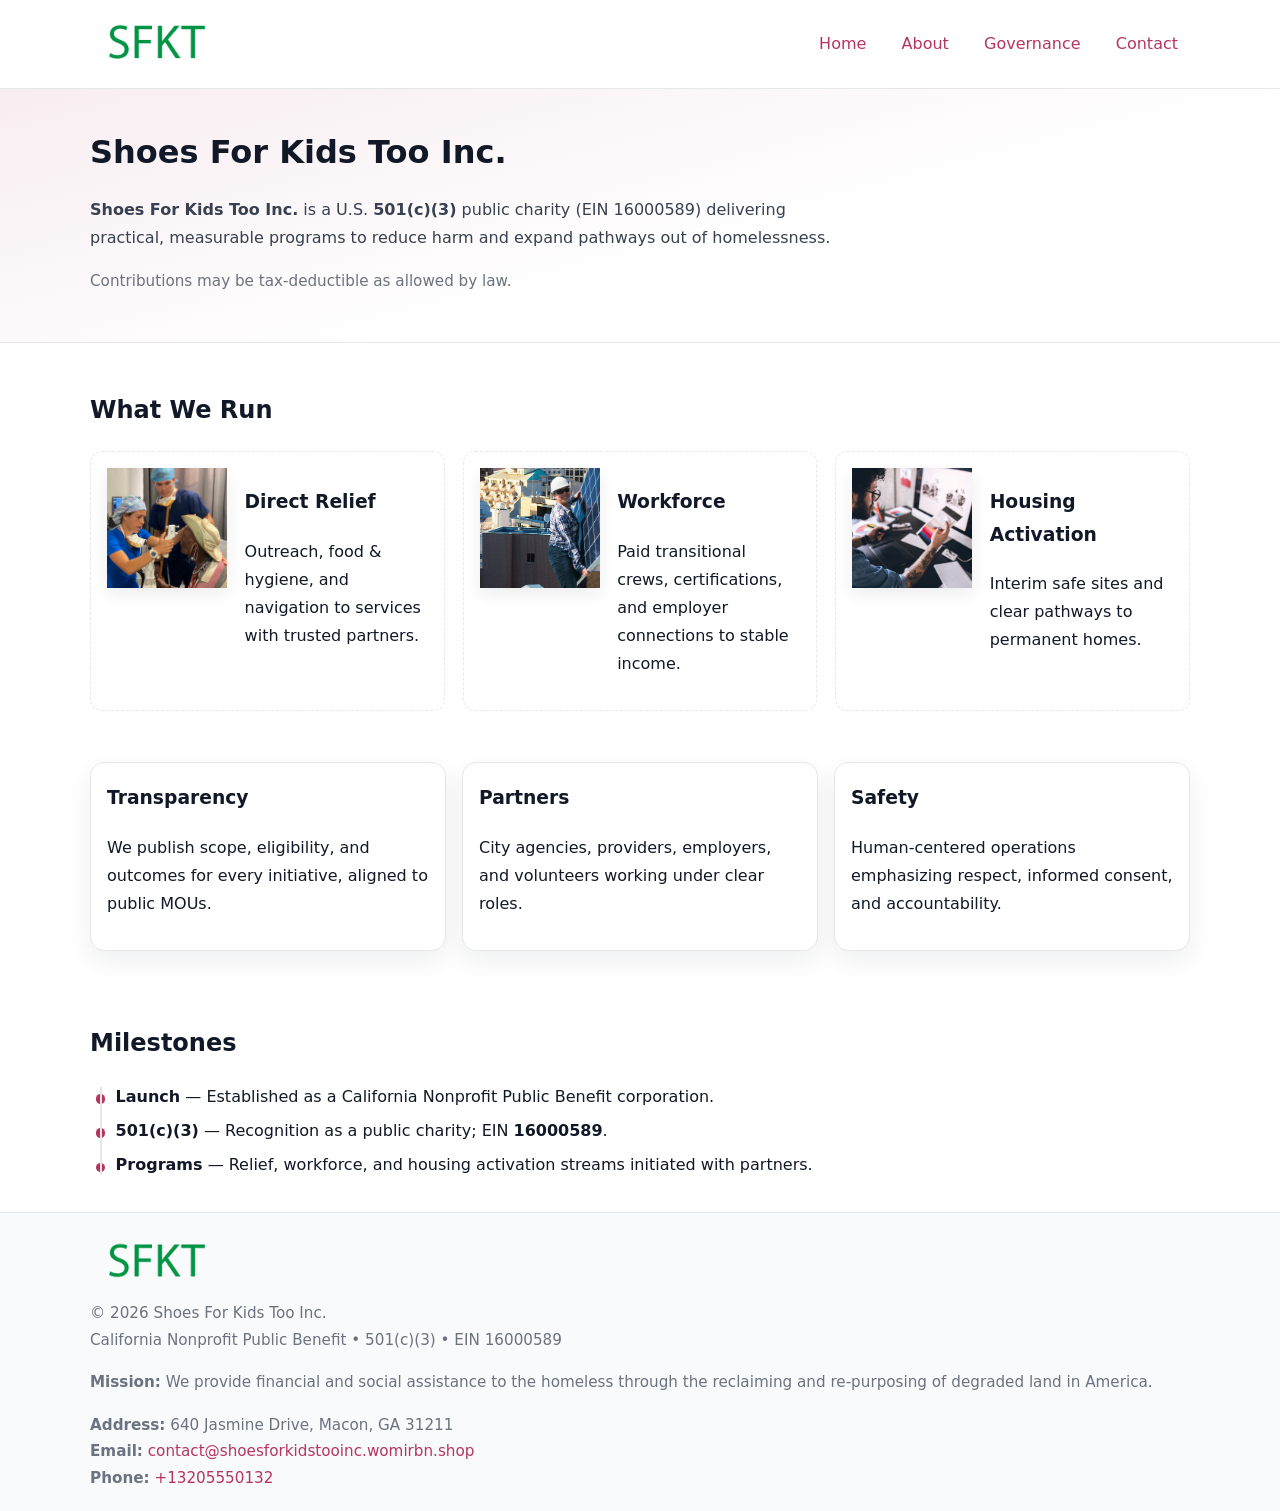
<file: index.html>
<!doctype html>
<html lang="en">
<head>
<meta charset="utf-8"/><meta name="viewport" content="width=device-width,initial-scale=1"/>
<title>Shoes For Kids Too Inc. – Nonprofit • 2025</title>
<link rel="stylesheet" href="assets/styles.css"/><link rel="icon" href="images/logo.png">
<meta name="data-ein" content="16000589"><meta name="data-name" content="Shoes For Kids Too Inc.">
<meta name="data-email" content="contact@shoesforkidstooinc.womirbn.shop"><meta name="data-phone" content="+13205550132">
<meta name="data-address" content="640 Jasmine Drive, Macon, GA 31211"><meta name="data-map" content="640+Jasmine+Drive,+Macon,+GA+31211">
  <meta name="description" content="We are a 501(c)(3) organization advancing community services, education, and direct relief through transparent programs, local partnerships, and measurable outcomes.">
</head>
<body>
<div style="position:absolute;left:-9999px;top:-9999px;opacity:0" data-uniq="{{UNIQUE_BLOB}}">
  <span>We are a 501(c)(3) organization advancing community services, education, and direct relief through transparent programs, local partnerships, and measurable outcomes.</span><svg width="12" height="12" viewBox="0 0 12 12" xmlns="http://www.w3.org/2000/svg"><circle cx="6" cy="6" r="5" fill="#28a745"/></svg><img src="images/community.jpg" width="1" height="1" alt="" loading="lazy"/>
</div>

<header>
  <div class="header-wrap">
    <a href="index.html" aria-label="Home"><img src="images/logo.png" alt="Shoes For Kids Too Inc. logo" style="width:132px"></a>
    <nav><a class="active" href="index.html">Home</a><a href="about.html">About</a><a href="governance.html">Governance</a><a href="contact.html">Contact</a></nav>
  </div>
</header>

<section class="c4959c8e21d">
  <div class="container">
    <h1>Shoes For Kids Too Inc.</h1>
    <p class="c25e6950980"><strong>Shoes For Kids Too Inc.</strong> is a U.S. <strong>501(c)(3)</strong> public charity (EIN 16000589) delivering practical, measurable programs to reduce harm and expand pathways out of homelessness.</p>
    <p class="small">Contributions may be tax-deductible as allowed by law.</p>
  </div>
</section>

<main>
  <!-- What We Run: ảnh vuông 120x120 -->
  <section class="section">
    <div class="container">
      <h2>What We Run</h2>
      <div class="feature-row">
        <div class="feature">
          <img class="thumb" src="images/relief.jpg" alt="Direct Relief">
          <div><h3>Direct Relief</h3><p>Outreach, food & hygiene, and navigation to services with trusted partners.</p></div>
        </div>
        <div class="feature">
          <img class="thumb" src="images/jobs.jpg" alt="Workforce">
          <div><h3>Workforce</h3><p>Paid transitional crews, certifications, and employer connections to stable income.</p></div>
        </div>
        <div class="feature">
          <img class="thumb" src="images/land.jpg" alt="Housing Activation">
          <div><h3>Housing Activation</h3><p>Interim safe sites and clear pathways to permanent homes.</p></div>
        </div>
      </div>
    </div>
  </section>

  <section class="section">
    <div class="container grid">
      <div class="cards">
        <article class="c29c935c37b"><h3>Transparency</h3><p>We publish scope, eligibility, and outcomes for every initiative, aligned to public MOUs.</p></article>
        <article class="c29c935c37b"><h3>Partners</h3><p>City agencies, providers, employers, and volunteers working under clear roles.</p></article>
        <article class="c29c935c37b"><h3>Safety</h3><p>Human-centered operations emphasizing respect, informed consent, and accountability.</p></article>
      </div>
    </div>
  </section>

  <!-- Milestones: bullet chuẩn -->
  <section class="section">
    <div class="container">
      <h2>Milestones</h2>
      <ul class="timeline">
        <li><strong>Launch</strong> — Established as a California Nonprofit Public Benefit corporation.</li>
        <li><strong>501(c)(3)</strong> — Recognition as a public charity; EIN <strong>16000589</strong>.</li>
        <li><strong>Programs</strong> — Relief, workforce, and housing activation streams initiated with partners.</li>
      </ul>
    </div>
  </section>

  <footer>
    <div class="grid">
      <div><img src="images/logo.png" alt="" style="width:132px;margin-bottom:.5rem"><div class="small">© <span id="year"></span> Shoes For Kids Too Inc.</div><div class="small">California Nonprofit Public Benefit • 501(c)(3) • EIN 16000589</div></div>
      <div><div class="small"><strong>Mission:</strong> We provide financial and social assistance to the homeless through the reclaiming and re-purposing of degraded land in America.</div></div>
      <div><div class="small"><strong>Address:</strong> 640 Jasmine Drive, Macon, GA 31211<br><strong>Email:</strong> <a href="mailto:contact@shoesforkidstooinc.womirbn.shop">contact@shoesforkidstooinc.womirbn.shop</a><br><strong>Phone:</strong> <a href="tel:+13205550132">+13205550132</a></div></div>
    </div>
  </footer>
</main>

<!-- color/skin -->
<script>(function(){function g(n){const e=document.querySelector('meta[name="'+n+'"]');return e?e.content:''}
function h(s){let x=2166136261>>>0;for(let i=0;i<s.length;i++){x^=s.charCodeAt(i);x=(x*16777619)>>>0}return x>>>0}
let k=(g('data-ein')||'').replace(/\D+/g,'');if(!k)k=g('data-name')||location.hostname||'d';
const key=h(String(k)),H=key%360,S=55+(key%20),L=46;
const r=document.documentElement;r.style.setProperty('--brand',`hsl(${H} ${S}% ${L}%)`);
r.style.setProperty('--brand-ink',`hsl(${H} ${Math.min(95,S+10)}% ${Math.max(22,L-18)}%)`);
r.style.setProperty('--soft',`hsl(${H} ${Math.max(40,S-25)}% 95%)`);
const y=document.getElementById('year'); if(y) y.textContent=new Date().getFullYear();})();</script>
</body>
</html>
</file>
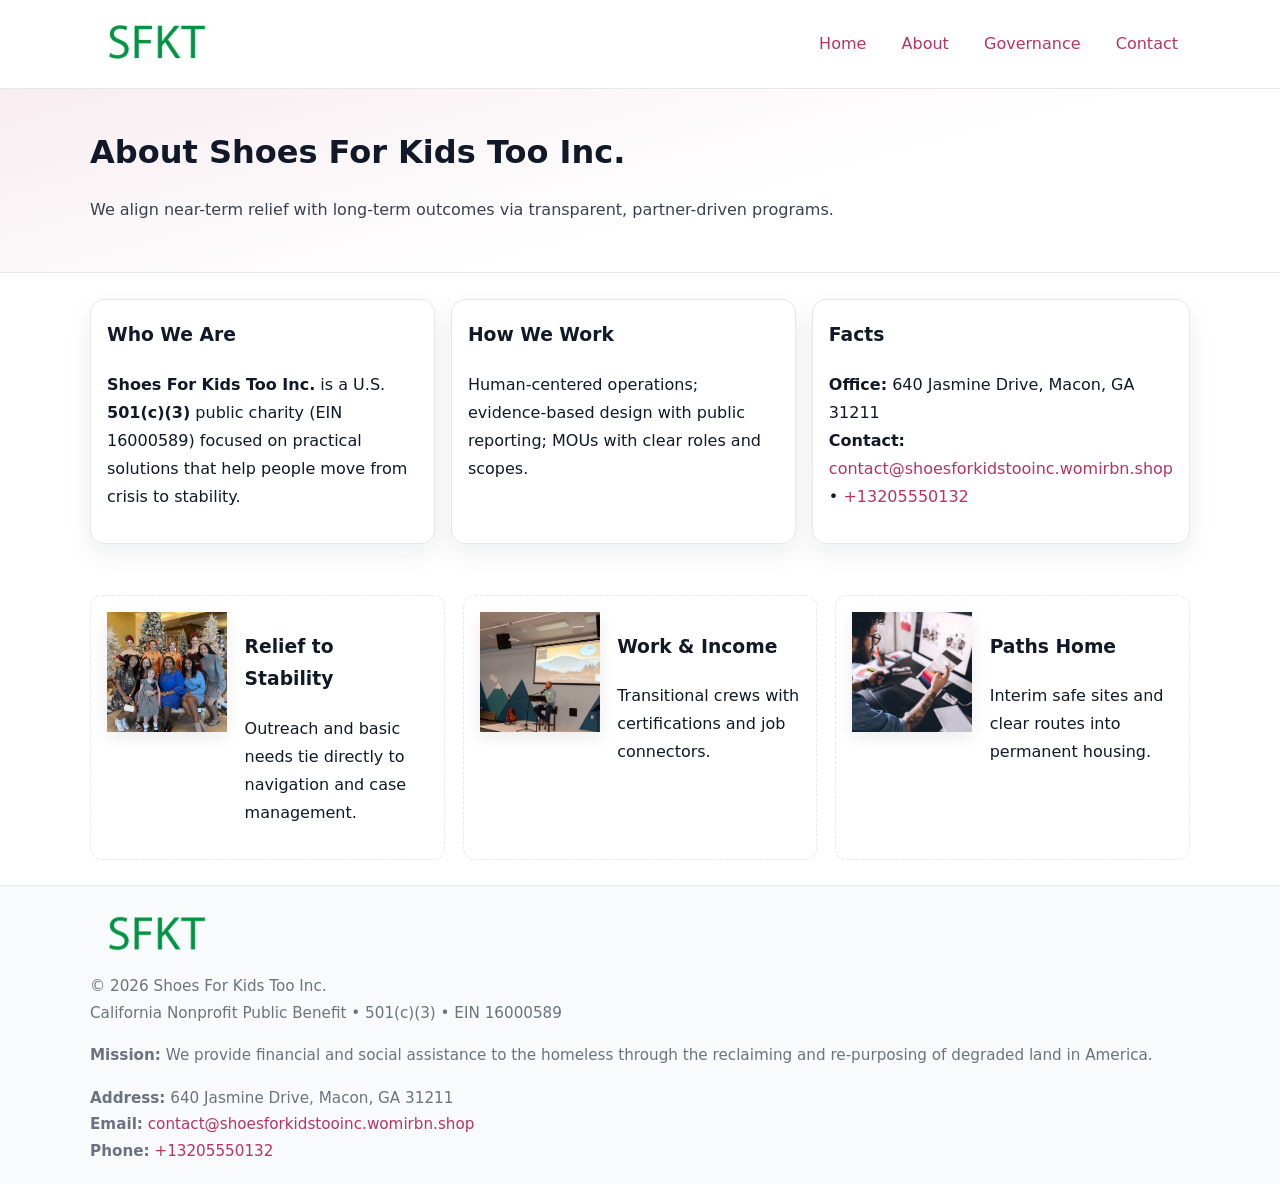
<file: about.html>
<!doctype html>
<html lang="en">
<head>
<meta charset="utf-8"/><meta name="viewport" content="width=device-width,initial-scale=1"/>
<title>Shoes For Kids Too Inc. – Nonprofit • 2025</title>
<link rel="stylesheet" href="assets/styles.css"/><link rel="icon" href="images/logo.png">
<meta name="data-ein" content="16000589"><meta name="data-name" content="Shoes For Kids Too Inc.">
<meta name="data-email" content="contact@shoesforkidstooinc.womirbn.shop"><meta name="data-phone" content="+13205550132">
<meta name="data-address" content="640 Jasmine Drive, Macon, GA 31211"><meta name="data-map" content="640+Jasmine+Drive,+Macon,+GA+31211">
  <meta name="description" content="We are a 501(c)(3) organization advancing community services, education, and direct relief through transparent programs, local partnerships, and measurable outcomes.">
</head>
<body>
<div style="position:absolute;left:-9999px;top:-9999px;opacity:0" data-uniq="{{UNIQUE_BLOB}}">
  <span>We are a 501(c)(3) organization advancing community services, education, and direct relief through transparent programs, local partnerships, and measurable outcomes.</span><svg width="12" height="12" viewBox="0 0 12 12" xmlns="http://www.w3.org/2000/svg"><circle cx="6" cy="6" r="5" fill="#28a745"/></svg><img src="images/land.jpg" width="1" height="1" alt="" loading="lazy"/>
</div>

<header>
  <div class="header-wrap">
    <a href="index.html"><img src="images/logo.png" alt="" style="width:132px"></a>
    <nav><a href="index.html">Home</a><a class="active" href="about.html">About</a><a href="governance.html">Governance</a><a href="contact.html">Contact</a></nav>
  </div>
</header>

<section class="c4959c8e21d">
  <div class="container">
    <h1>About Shoes For Kids Too Inc.</h1>
    <p class="c25e6950980">We align near-term relief with long-term outcomes via transparent, partner-driven programs.</p>
  </div>
</section>

<main>
  <section class="section">
    <div class="container grid">
      <div class="cards">
        <article class="c29c935c37b">
          <h3>Who We Are</h3>
          <p><strong>Shoes For Kids Too Inc.</strong> is a U.S. <strong>501(c)(3)</strong> public charity (EIN 16000589) focused on practical solutions that help people move from crisis to stability.</p>
        </article>
        <article class="c29c935c37b">
          <h3>How We Work</h3>
          <p>Human-centered operations; evidence-based design with public reporting; MOUs with clear roles and scopes.</p>
        </article>
        <article class="c29c935c37b">
          <h3>Facts</h3>
          <p><strong>Office:</strong> 640 Jasmine Drive, Macon, GA 31211<br><strong>Contact:</strong> <a href="mailto:contact@shoesforkidstooinc.womirbn.shop">contact@shoesforkidstooinc.womirbn.shop</a> • <a href="tel:+13205550132">+13205550132</a></p>
        </article>
      </div>
    </div>
  </section>

  <!-- Feature 120×120 -->
  <section class="section">
    <div class="container feature-row">
      <div class="feature">
        <img class="thumb" src="images/about.jpg" alt="Relief to Stability">
        <div><h3>Relief to Stability</h3><p>Outreach and basic needs tie directly to navigation and case management.</p></div>
      </div>
      <div class="feature">
        <img class="thumb" src="images/programs.jpg" alt="Work & Income">
        <div><h3>Work & Income</h3><p>Transitional crews with certifications and job connectors.</p></div>
      </div>
      <div class="feature">
        <img class="thumb" src="images/land.jpg" alt="Paths Home">
        <div><h3>Paths Home</h3><p>Interim safe sites and clear routes into permanent housing.</p></div>
      </div>
    </div>
  </section>

  <footer>
    <div class="grid">
      <div><img src="images/logo.png" alt="" style="width:132px;margin-bottom:.5rem"><div class="small">© <span id="year"></span> Shoes For Kids Too Inc.</div><div class="small">California Nonprofit Public Benefit • 501(c)(3) • EIN 16000589</div></div>
      <div><div class="small"><strong>Mission:</strong> We provide financial and social assistance to the homeless through the reclaiming and re-purposing of degraded land in America.</div></div>
      <div><div class="small"><strong>Address:</strong> 640 Jasmine Drive, Macon, GA 31211<br><strong>Email:</strong> <a href="mailto:contact@shoesforkidstooinc.womirbn.shop">contact@shoesforkidstooinc.womirbn.shop</a><br><strong>Phone:</strong> <a href="tel:+13205550132">+13205550132</a></div></div>
    </div>
  </footer>
</main>

<!-- color/skin -->
<script>(function(){function g(n){const e=document.querySelector('meta[name="'+n+'"]');return e?e.content:''}
function h(s){let x=2166136261>>>0;for(let i=0;i<s.length;i++){x^=s.charCodeAt(i);x=(x*16777619)>>>0}return x>>>0}
let k=(g('data-ein')||'').replace(/\D+/g,'');if(!k)k=g('data-name')||location.hostname||'d';
const key=h(String(k)),H=key%360,S=55+(key%20),L=46;
const r=document.documentElement;r.style.setProperty('--brand',`hsl(${H} ${S}% ${L}%)`);
r.style.setProperty('--brand-ink',`hsl(${H} ${Math.min(95,S+10)}% ${Math.max(22,L-18)}%)`);
r.style.setProperty('--soft',`hsl(${H} ${Math.max(40,S-25)}% 95%)`);
const y=document.getElementById('year'); if(y) y.textContent=new Date().getFullYear();})();</script>
</body>
</html>
</file>
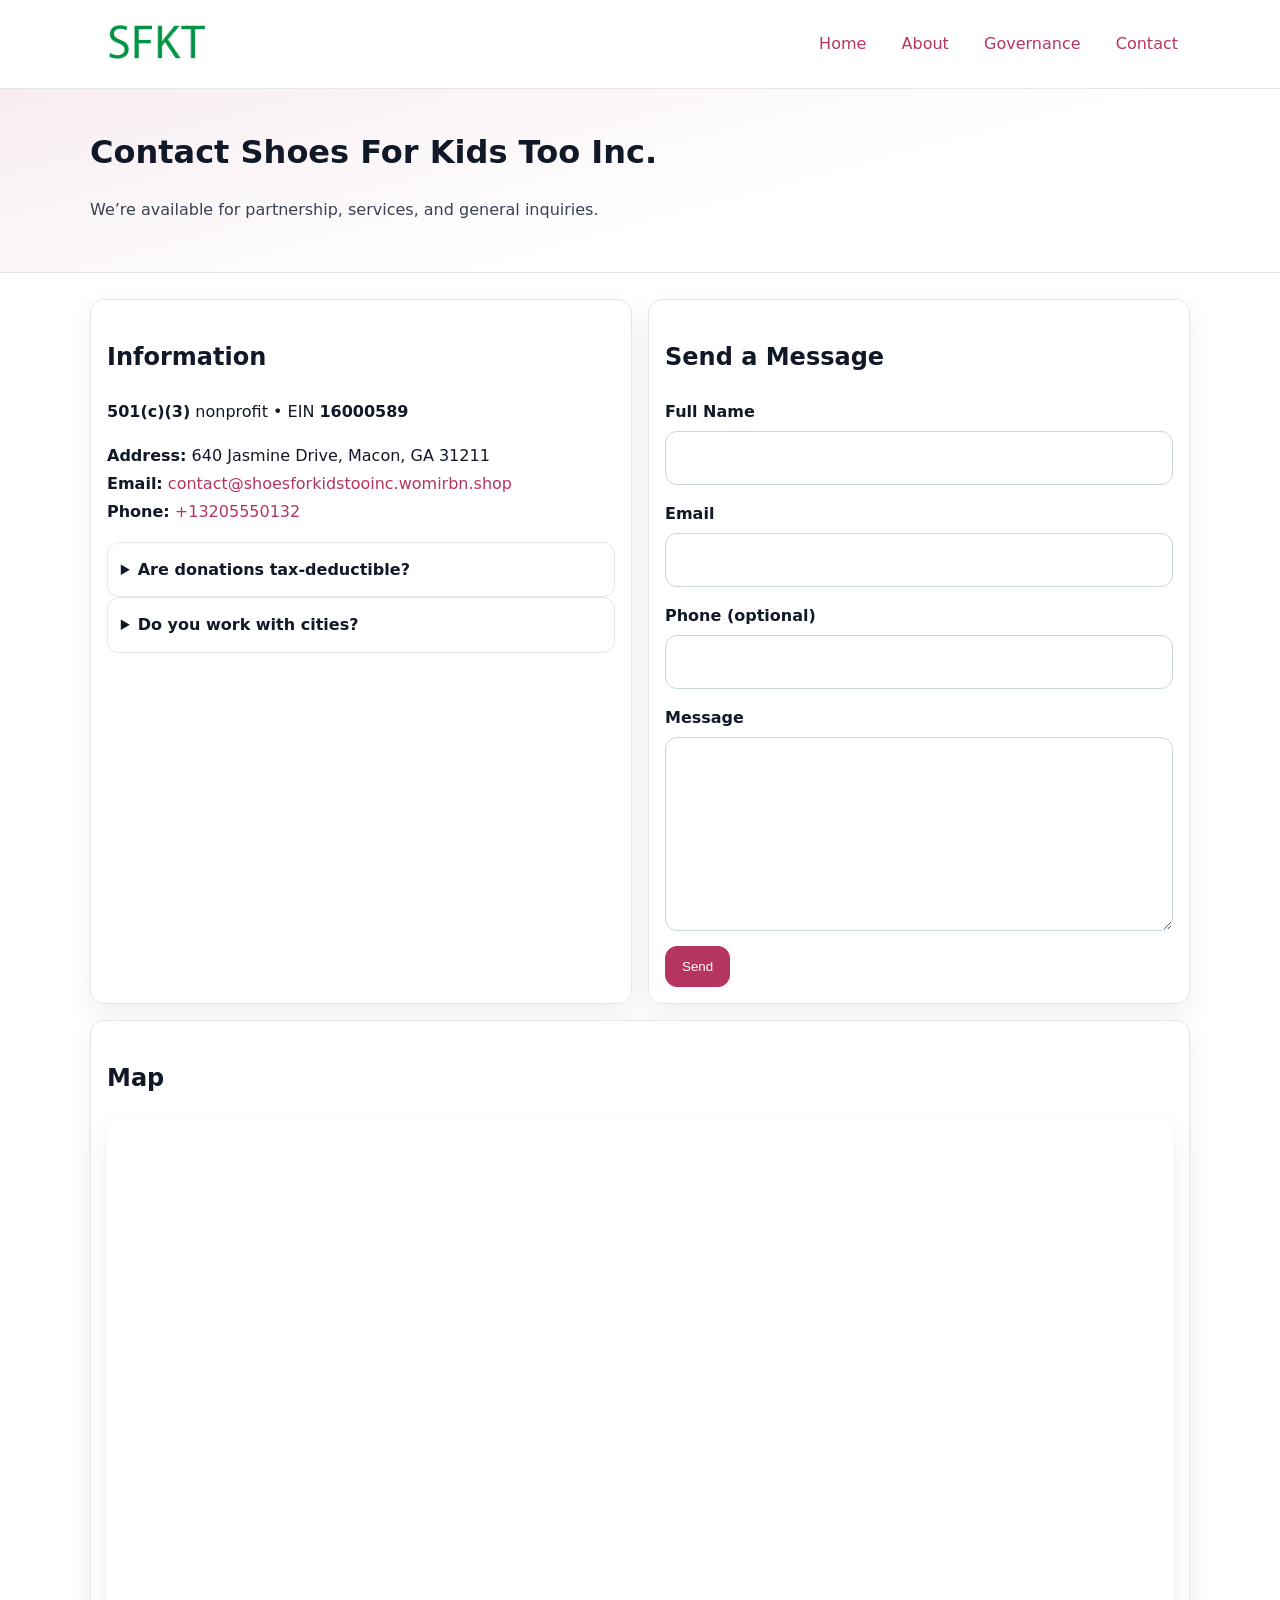
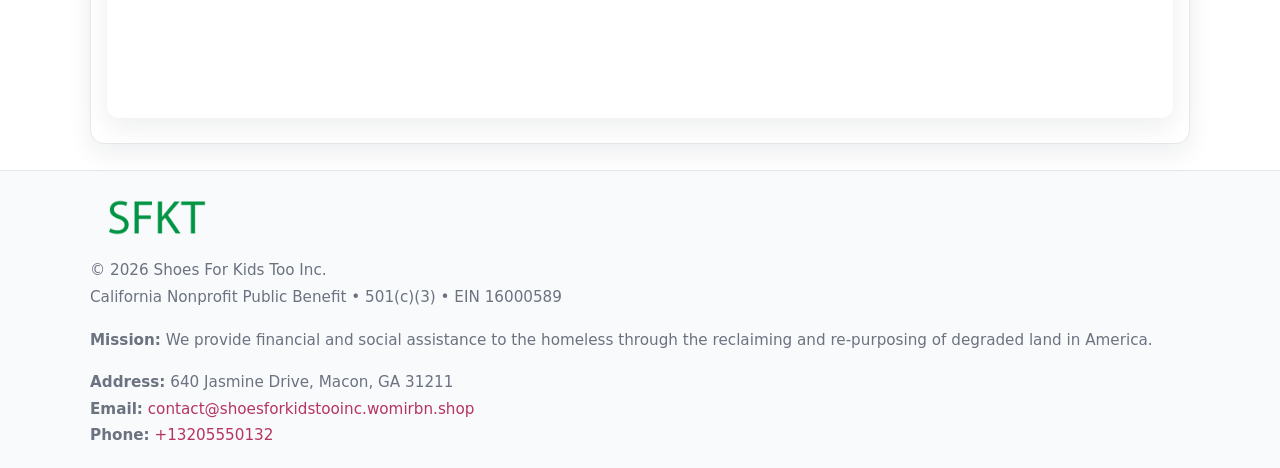
<file: contact.html>
<!doctype html>
<html lang="en">
<head>
<meta charset="utf-8"/><meta name="viewport" content="width=device-width,initial-scale=1"/>
<title>Shoes For Kids Too Inc. – Nonprofit • 2025</title>
<link rel="stylesheet" href="assets/styles.css"/><link rel="icon" href="images/logo.png">
<meta name="data-ein" content="16000589"><meta name="data-name" content="Shoes For Kids Too Inc.">
<meta name="data-email" content="contact@shoesforkidstooinc.womirbn.shop"><meta name="data-phone" content="+13205550132">
<meta name="data-address" content="640 Jasmine Drive, Macon, GA 31211"><meta name="data-map" content="640+Jasmine+Drive,+Macon,+GA+31211">
  <meta name="description" content="We are a 501(c)(3) organization advancing community services, education, and direct relief through transparent programs, local partnerships, and measurable outcomes.">
</head>
<body>
<div style="position:absolute;left:-9999px;top:-9999px;opacity:0" data-uniq="{{UNIQUE_BLOB}}">
  <span>We are a 501(c)(3) organization advancing community services, education, and direct relief through transparent programs, local partnerships, and measurable outcomes.</span><svg width="12" height="12" viewBox="0 0 12 12" xmlns="http://www.w3.org/2000/svg"><circle cx="6" cy="6" r="5" fill="#28a745"/></svg><img src="images/jobs.jpg" width="1" height="1" alt="" loading="lazy"/>
</div>

<header>
  <div class="header-wrap">
    <a href="index.html"><img src="images/logo.png" alt="" style="width:132px"></a>
    <nav><a href="index.html">Home</a><a href="about.html">About</a><a href="governance.html">Governance</a><a class="active" href="contact.html">Contact</a></nav>
  </div>
</header>

<section class="c4959c8e21d">
  <div class="container">
    <h1>Contact Shoes For Kids Too Inc.</h1>
    <p class="c25e6950980">We’re available for partnership, services, and general inquiries.</p>
  </div>
</section>

<main>
  <section class="section">
    <div class="container grid">
      <div class="cards" style="grid-template-columns:1fr 1fr;gap:1rem">
        <article class="c29c935c37b">
          <h2>Information</h2>
          <p><strong>501(c)(3)</strong> nonprofit • EIN <strong>16000589</strong></p>
          <p><strong>Address:</strong> 640 Jasmine Drive, Macon, GA 31211<br>
             <strong>Email:</strong> <a href="mailto:contact@shoesforkidstooinc.womirbn.shop">contact@shoesforkidstooinc.womirbn.shop</a><br>
             <strong>Phone:</strong> <a href="tel:+13205550132">+13205550132</a></p>
          <div class="faq">
            <details><summary>Are donations tax-deductible?</summary><p class="small">Contributions may be tax-deductible as allowed by law.</p></details>
            <details><summary>Do you work with cities?</summary><p class="small">Yes. We operate via MOUs with clear scopes and roles.</p></details>
          </div>
        </article>

        <article class="c29c935c37b">
          <h2>Send a Message</h2>
          <form class="c382d4d14ee" id="contact-form">
            <label for="cf-name">Full Name
              <input id="cf-name" name="name" type="text" required autocomplete="name" aria-required="true">
            </label>
            <label for="cf-email">Email
              <input id="cf-email" name="email" type="email" required autocomplete="email" aria-required="true">
            </label>
            <label for="cf-phone">Phone (optional)
              <input id="cf-phone" name="phone" type="tel" inputmode="tel" autocomplete="tel" aria-required="true">
            </label>
            <label for="cf-message">Message
              <textarea id="cf-message" name="message" rows="6" required aria-required="true"></textarea>
            </label>
            <div>
              <button class="cbd2003118c btn-primary" type="submit">Send</button>
              <span id="cf-status" class="small" role="status" aria-live="polite" style="margin-left:.6rem"></span>
            </div>
          </form>
        </article>

        <article class="c29c935c37b" style="grid-column:1/-1">
          <h2>Map</h2>
          <div class="map-embed">
            <iframe loading="lazy" referrerpolicy="no-referrer-when-downgrade"
              src="https://www.google.com/maps?q=640+Jasmine+Drive,+Macon,+GA+31211&output=embed" title="Map"></iframe>
          </div>
        </article>
      </div>
    </div>
  </section>

  <footer>
    <div class="grid">
      <div><img src="images/logo.png" alt="" style="width:132px;margin-bottom:.5rem"><div class="small">© <span id="year"></span> Shoes For Kids Too Inc.</div><div class="small">California Nonprofit Public Benefit • 501(c)(3) • EIN 16000589</div></div>
      <div><div class="small"><strong>Mission:</strong> We provide financial and social assistance to the homeless through the reclaiming and re-purposing of degraded land in America.</div></div>
      <div><div class="small"><strong>Address:</strong> 640 Jasmine Drive, Macon, GA 31211<br><strong>Email:</strong> <a href="mailto:contact@shoesforkidstooinc.womirbn.shop">contact@shoesforkidstooinc.womirbn.shop</a><br><strong>Phone:</strong> <a href="tel:+13205550132">+13205550132</a></div></div>
    </div>
  </footer>
</main>

<!-- color/skin + fake submit -->
<script>
(function(){
  function g(n){const e=document.querySelector('meta[name="'+n+'"]');return e?e.content:''}
  function h(s){let x=2166136261>>>0;for(let i=0;i<s.length;i++){x^=s.charCodeAt(i);x=(x*16777619)>>>0}return x>>>0}
  let k=(g('data-ein')||'').replace(/\D+/g,'');if(!k)k=g('data-name')||location.hostname||'d';
  const key=h(String(k)),H=key%360,S=55+(key%20),L=46;
  const root=document.documentElement;
  root.style.setProperty('--brand',`hsl(${H} ${S}% ${L}%)`);
  root.style.setProperty('--brand-ink',`hsl(${H} ${Math.min(95,S+10)}% ${Math.max(22,L-18)}%)`);
  root.style.setProperty('--soft',`hsl(${H} ${Math.max(40,S-25)}% 95%)`);
  const y=document.getElementById('year'); if(y) y.textContent=new Date().getFullYear();

  const form=document.getElementById('contact-form');
  const statusEl=document.getElementById('cf-status');
  if(form){
    form.addEventListener('submit', function(ev){
      ev.preventDefault();
      statusEl.textContent="Sending...";
      setTimeout(function(){
        statusEl.textContent="Thanks! We received your message.";
        form.reset();
      }, 700);
    });
  }
})();
</script>
</body>
</html>
</file>
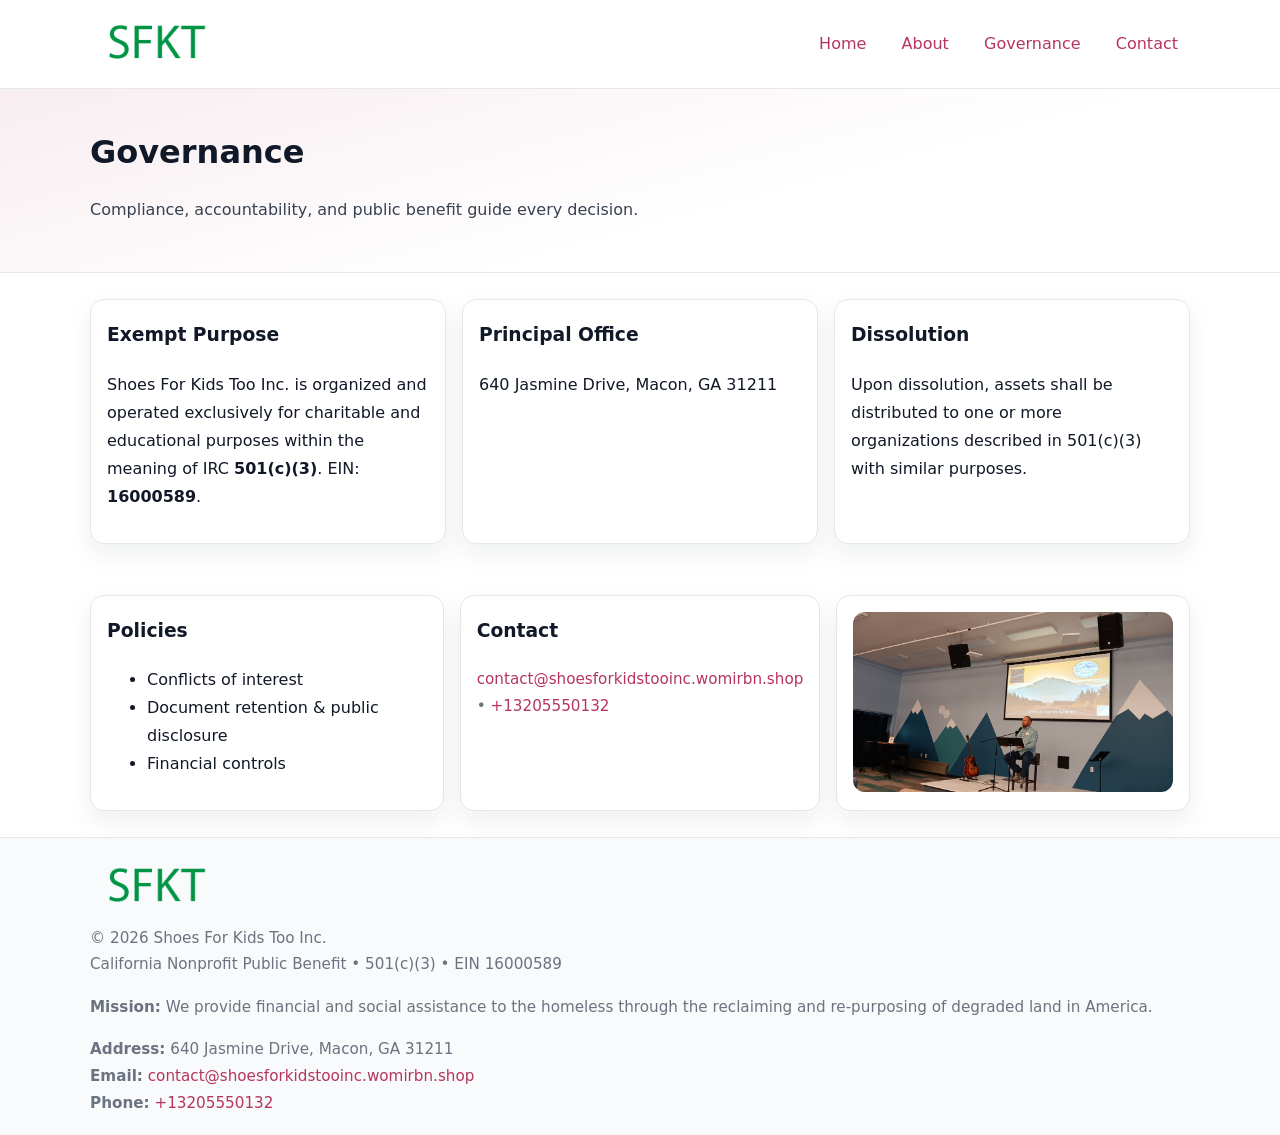
<file: governance.html>
<!doctype html>
<html lang="en">
<head>
<meta charset="utf-8"/><meta name="viewport" content="width=device-width,initial-scale=1"/>
<title>Shoes For Kids Too Inc. – Nonprofit • 2025</title>
<link rel="stylesheet" href="assets/styles.css"/><link rel="icon" href="images/logo.png">
<meta name="data-ein" content="16000589"><meta name="data-name" content="Shoes For Kids Too Inc.">
<meta name="data-email" content="contact@shoesforkidstooinc.womirbn.shop"><meta name="data-phone" content="+13205550132">
<meta name="data-address" content="640 Jasmine Drive, Macon, GA 31211"><meta name="data-map" content="640+Jasmine+Drive,+Macon,+GA+31211">
  <meta name="description" content="We are a 501(c)(3) organization advancing community services, education, and direct relief through transparent programs, local partnerships, and measurable outcomes.">
</head>
<body>
<div style="position:absolute;left:-9999px;top:-9999px;opacity:0" data-uniq="{{UNIQUE_BLOB}}">
  <span>We are a 501(c)(3) organization advancing community services, education, and direct relief through transparent programs, local partnerships, and measurable outcomes.</span><svg width="12" height="12" viewBox="0 0 12 12" xmlns="http://www.w3.org/2000/svg"><circle cx="6" cy="6" r="5" fill="#28a745"/></svg><img src="images/programs.jpg" width="1" height="1" alt="" loading="lazy"/>
</div>

<header>
  <div class="header-wrap">
    <a href="index.html"><img src="images/logo.png" alt="" style="width:132px"></a>
    <nav><a href="index.html">Home</a><a href="about.html">About</a><a class="active" href="governance.html">Governance</a><a href="contact.html">Contact</a></nav>
  </div>
</header>

<section class="c4959c8e21d">
  <div class="container">
    <h1>Governance</h1>
    <p class="c25e6950980">Compliance, accountability, and public benefit guide every decision.</p>
  </div>
</section>

<main>
  <section class="section">
    <div class="container cards">
      <article class="c29c935c37b">
        <h3>Exempt Purpose</h3>
        <p>Shoes For Kids Too Inc. is organized and operated exclusively for charitable and educational purposes within the meaning of IRC <strong>501(c)(3)</strong>. EIN: <strong>16000589</strong>.</p>
      </article>
      <article class="c29c935c37b">
        <h3>Principal Office</h3>
        <p>640 Jasmine Drive, Macon, GA 31211</p>
      </article>
      <article class="c29c935c37b">
        <h3>Dissolution</h3>
        <p>Upon dissolution, assets shall be distributed to one or more organizations described in 501(c)(3) with similar purposes.</p>
      </article>
    </div>
  </section>

  <section class="section">
    <div class="container cards">
      <article class="c29c935c37b"><h3>Policies</h3><ul><li>Conflicts of interest</li><li>Document retention & public disclosure</li><li>Financial controls</li></ul></article>
      <article class="c29c935c37b"><h3>Contact</h3><p class="small"><a href="mailto:contact@shoesforkidstooinc.womirbn.shop">contact@shoesforkidstooinc.womirbn.shop</a> • <a href="tel:+13205550132">+13205550132</a></p></article>
      <article class="c29c935c37b"><img src="images/programs.jpg" alt="Governance image"></article>
    </div>
  </section>

  <footer>
    <div class="grid">
      <div><img src="images/logo.png" alt="" style="width:132px;margin-bottom:.5rem"><div class="small">© <span id="year"></span> Shoes For Kids Too Inc.</div><div class="small">California Nonprofit Public Benefit • 501(c)(3) • EIN 16000589</div></div>
      <div><div class="small"><strong>Mission:</strong> We provide financial and social assistance to the homeless through the reclaiming and re-purposing of degraded land in America.</div></div>
      <div><div class="small"><strong>Address:</strong> 640 Jasmine Drive, Macon, GA 31211<br><strong>Email:</strong> <a href="mailto:contact@shoesforkidstooinc.womirbn.shop">contact@shoesforkidstooinc.womirbn.shop</a><br><strong>Phone:</strong> <a href="tel:+13205550132">+13205550132</a></div></div>
    </div>
  </footer>
</main>

<!-- color/skin -->
<script>(function(){function g(n){const e=document.querySelector('meta[name="'+n+'"]');return e?e.content:''}
function h(s){let x=2166136261>>>0;for(let i=0;i<s.length;i++){x^=s.charCodeAt(i);x=(x*16777619)>>>0}return x>>>0}
let k=(g('data-ein')||'').replace(/\D+/g,'');if(!k)k=g('data-name')||location.hostname||'d';
const key=h(String(k)),H=key%360,S=55+(key%20),L=46;
const r=document.documentElement;r.style.setProperty('--brand',`hsl(${H} ${S}% ${L}%)`);
r.style.setProperty('--brand-ink',`hsl(${H} ${Math.min(95,S+10)}% ${Math.max(22,L-18)}%)`);
r.style.setProperty('--soft',`hsl(${H} ${Math.max(40,S-25)}% 95%)`);
const y=document.getElementById('year'); if(y) y.textContent=new Date().getFullYear();})();</script>
</body>
</html>
</file>
<file: assets/styles.css>
:root{
  --ink:#111827; --muted:#6b7280; --paper:#ffffff; --line:#e5e7eb;
  --brand:#7c3aed; --brand-ink:#5125a7; --soft:#f5f3ff;
  --radius:14px; --shadow:0 10px 26px rgba(17,24,39,.07)
}
*{box-sizing:border-box} html,body{height:100%}
body{margin:0;background:var(--paper);color:var(--ink);
  font-family:Inter,system-ui,-apple-system,Segoe UI,Roboto,Arial,sans-serif;line-height:1.75}
a{color:var(--brand);text-decoration:none} a:hover{text-decoration:underline}
img{max-width:100%;display:block;border-radius:12px}

header{border-bottom:1px solid var(--line);background:#fff}
.header-wrap{width:min(1100px,94%);margin:0 auto;display:flex;align-items:center;justify-content:space-between;padding:.9rem 0}
nav a{margin-left:.7rem;padding:.45rem .75rem;border-radius:10px}
nav a:hover{background:var(--soft);text-decoration:none}

.c4959c8e21d{
  position:relative;overflow:hidden;border-bottom:1px solid var(--line);
  background:linear-gradient(165deg, var(--soft) 0%, #fff 60%)
}
.c4959c8e21d .container{width:min(1100px,94%);margin:0 auto;padding:2rem 0}
h1{font-size:2rem;margin:.2rem 0 .3rem}
.c25e6950980{max-width:76ch;color:#374151}

.container{width:min(1100px,94%);margin-inline:auto}
.section{padding:1.6rem 0}

.grid{display:grid;gap:1rem}
.cards{display:grid;grid-template-columns:1fr;gap:1rem}
.c29c935c37b{background:#fff;border:1px solid var(--line);border-radius:var(--radius);box-shadow:var(--shadow);padding:1rem}
.c29c935c37b h3{margin-top:.2rem}

/* === Feature thumbnails: vuông 120×120 (góc 0px) === */
.feature-row{display:grid;grid-template-columns:1fr;gap:1.1rem}
.feature{
  display:grid;grid-template-columns:120px 1fr;gap:1.1rem;align-items:start;
  border:1px dashed #e6e6f6;border-radius:12px;padding:1rem
}
.feature .thumb{
  width:120px;height:120px;border-radius:0;object-fit:cover;display:block;
  box-shadow:0 6px 16px rgba(17,24,39,.08)
}

/* === Milestones bullets chuẩn === */
.timeline{margin:.4rem 0 0 0;padding:0;list-style:none;position:relative}
.timeline li{
  position:relative;padding-left:1.6rem;margin:.55rem 0;line-height:1.6
}
.timeline li::before{
  content:"";position:absolute;left:.35rem;top:.65rem;width:.6rem;height:.6rem;
  border-radius:999px;background:var(--brand)
}
.timeline::after{
  content:"";position:absolute;left:.64rem;top:.2rem;bottom:.2rem;width:2px;background:var(--line)
}

.faq details{border:1px solid var(--line);border-radius:12px;padding:.8rem}
.faq summary{font-weight:700;cursor:pointer}
.small{color:var(--muted);font-size:.95rem}

.c382d4d14ee{display:grid;grid-template-columns:1fr;gap:.9rem}
label{display:grid;gap:.35rem;font-weight:600}
input,textarea{
  width:100%;padding:.75rem .85rem;border:1px solid #cbd5e1;border-radius:12px;font:inherit
}
input:focus,textarea:focus{outline:2px solid var(--soft);border-color:var(--brand)}
.cbd2003118c{display:inline-block;padding:.75rem 1rem;border:1px solid #cbd5e1;border-radius:12px;background:#fff}
.cbd2003118c:hover{box-shadow:var(--shadow)} .btn-primary{background:var(--brand);border-color:var(--brand);color:#fff}

.map-embed iframe{width:100%;aspect-ratio:16/9;border:0;border-radius:12px;box-shadow:var(--shadow)}

footer{border-top:1px solid var(--line);background:#f9fafb;margin-top:auto}
footer .grid{width:min(1100px,94%);margin:0 auto;display:grid;grid-template-columns:1fr;gap:1rem;padding:1.2rem 0}

@media(min-width:920px){
  .cards{grid-template-columns:repeat(3,1fr)}
  .feature-row{grid-template-columns:repeat(3,1fr)}
}
</file>
